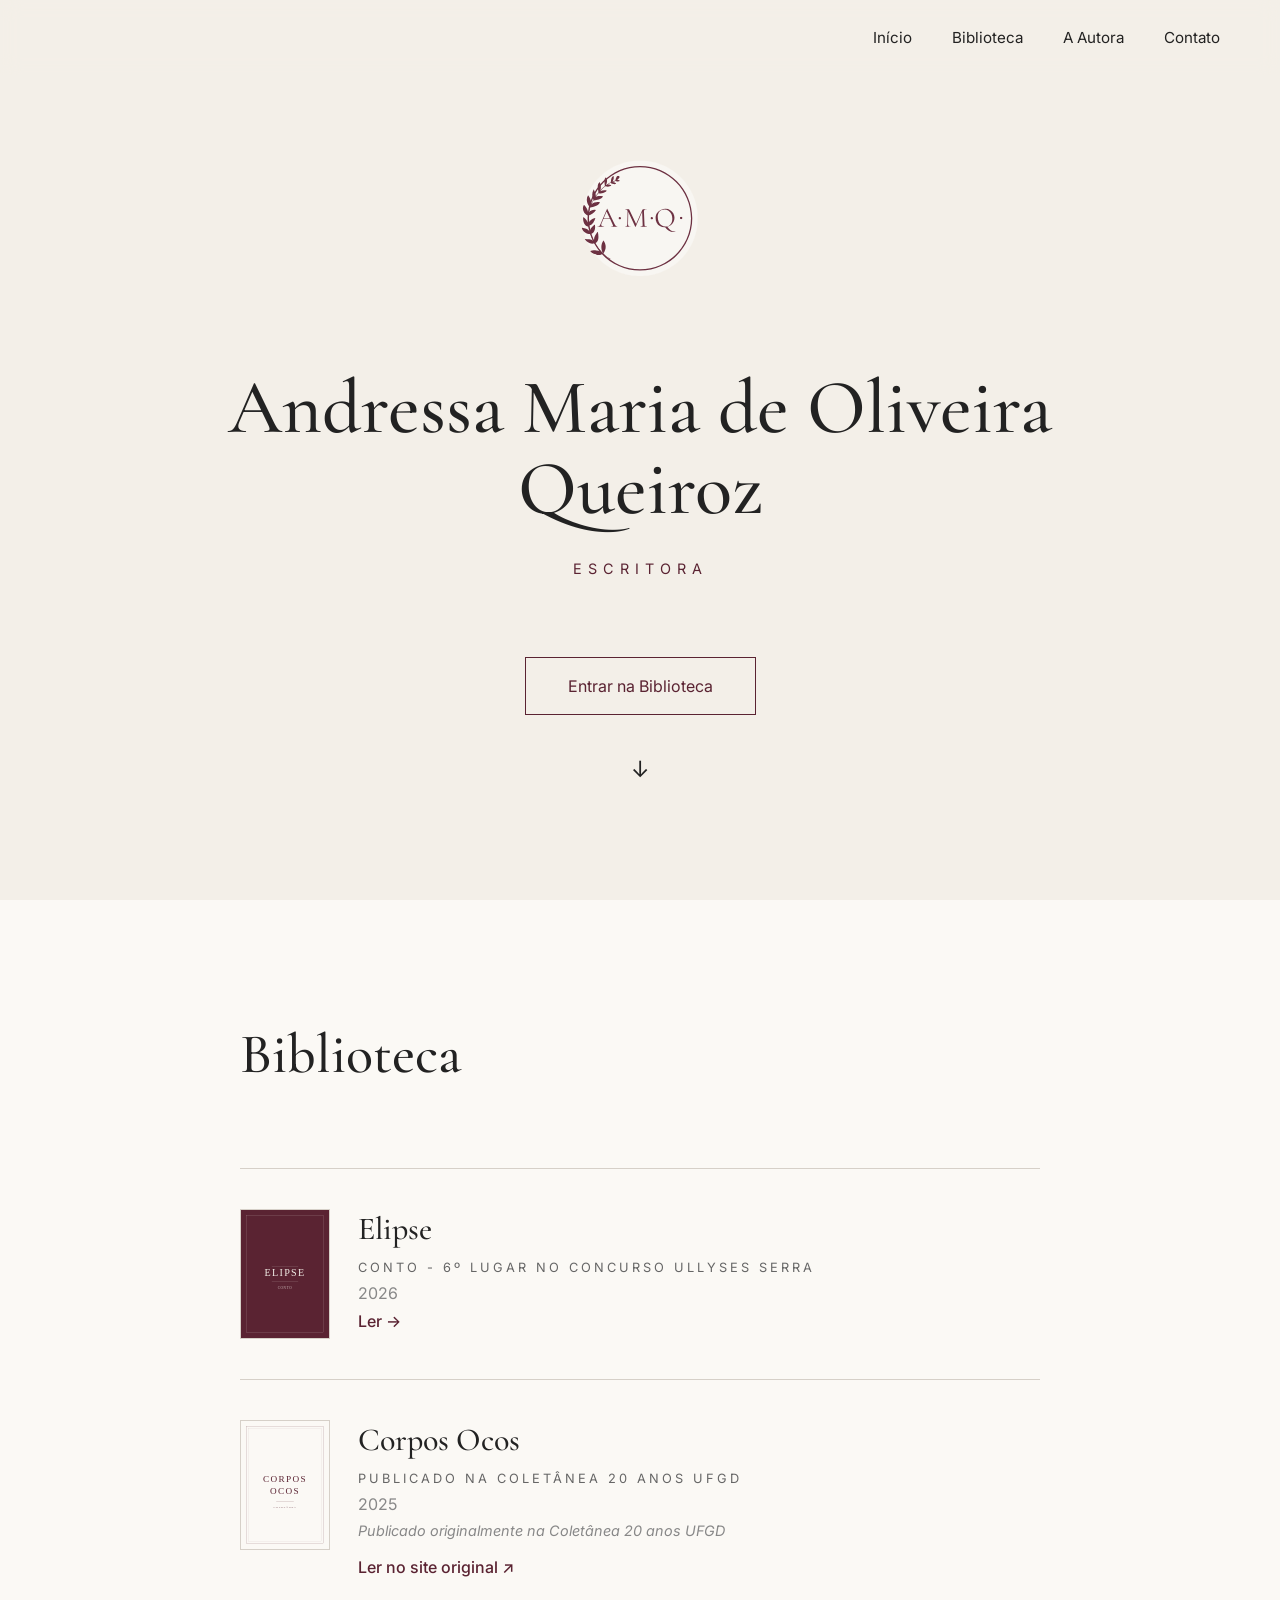
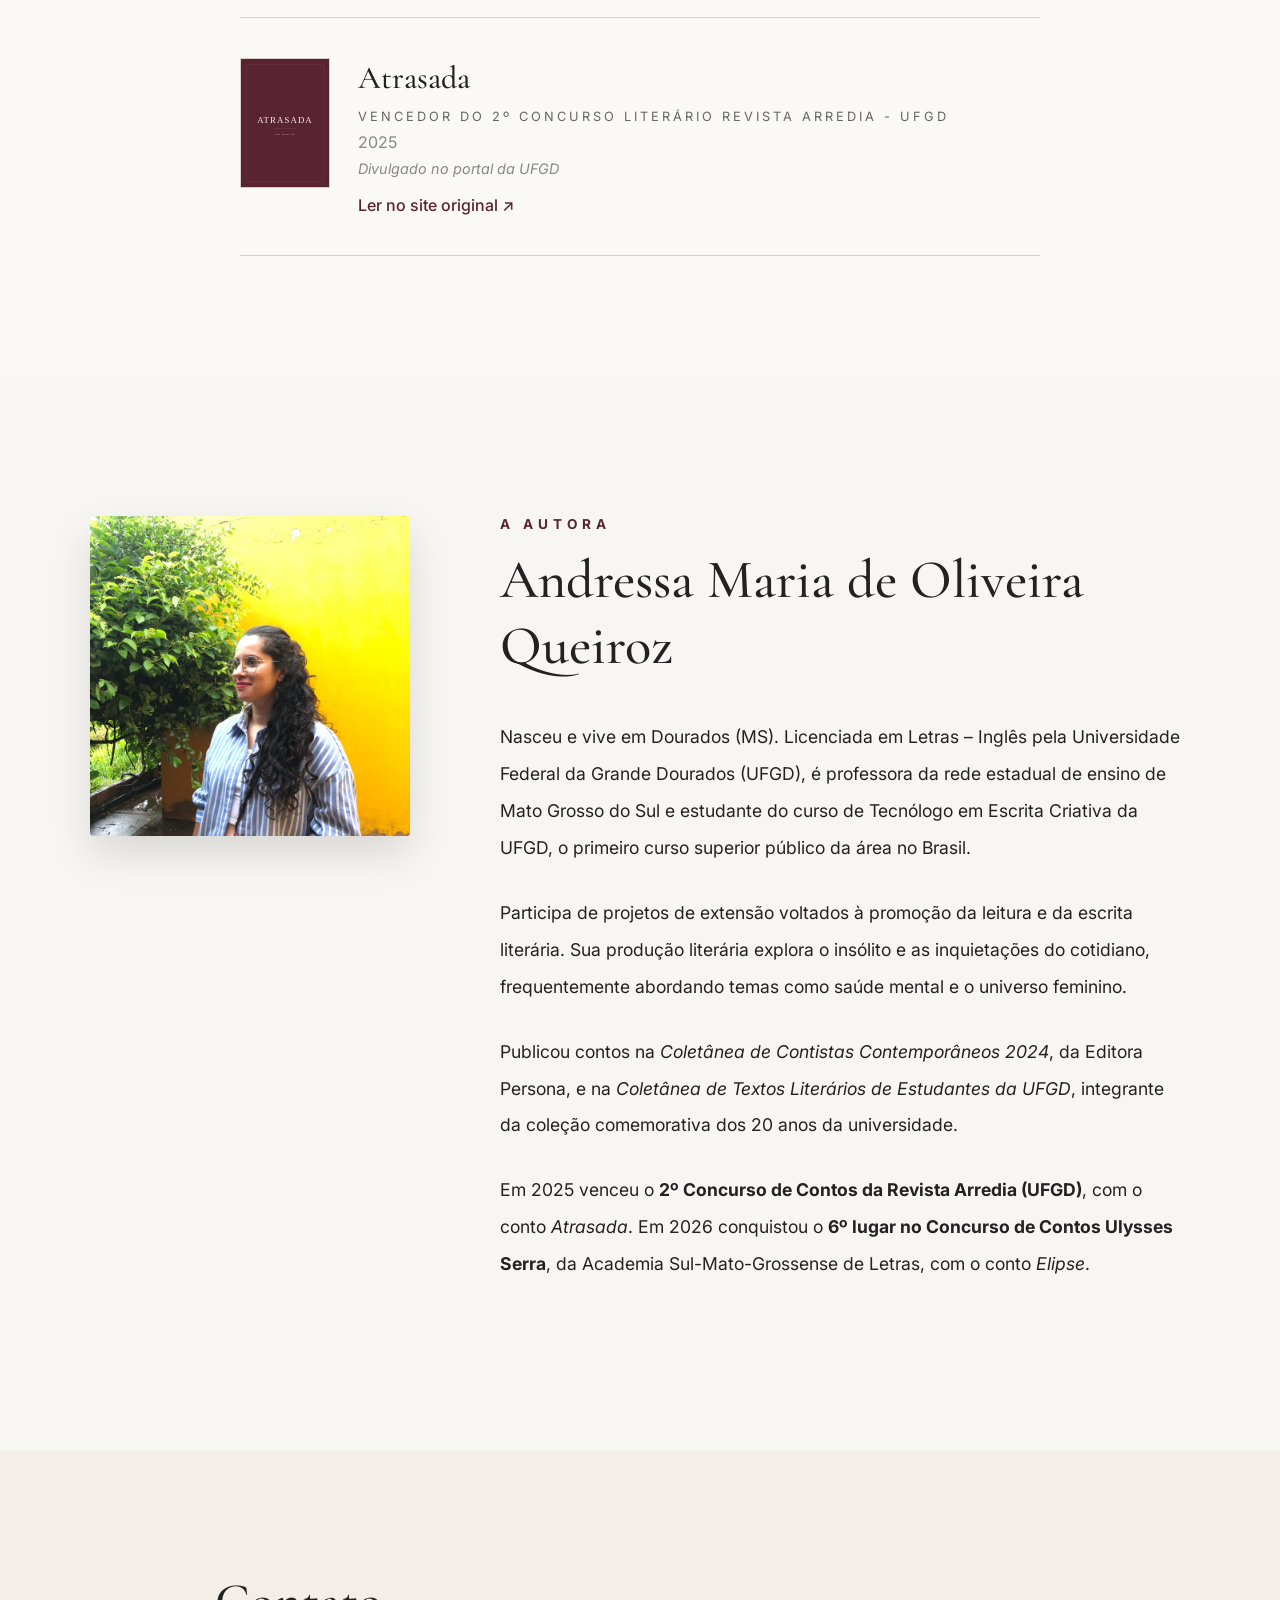
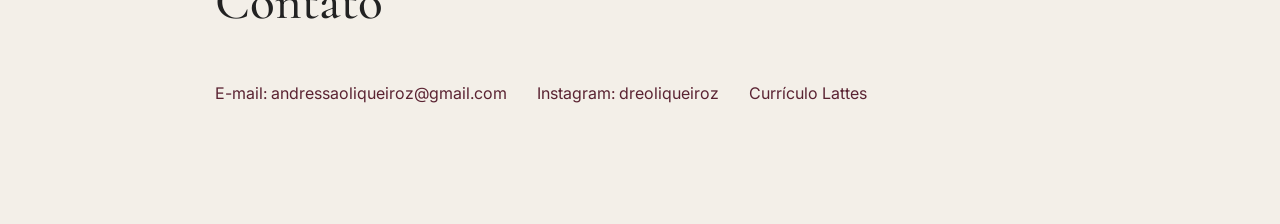
<file: index.html>
<!DOCTYPE html>
<html lang="pt-BR">

<head>

    <meta charset="UTF-8">
    <meta name="viewport" content="width=device-width, initial-scale=1.0">
    <meta name="description" content="Contos de Andressa Maria de Oliveira Queiroz, escritora.">

    <title>Andressa Maria de Oliveira Queiroz</title>

    <link rel="stylesheet" href="css/style.css">

    <!-- Google Fonts -->
<link rel="preconnect" href="https://fonts.googleapis.com">
<link rel="preconnect" href="https://fonts.gstatic.com" crossorigin>
<link href="https://fonts.googleapis.com/css2?family=Cormorant+Garamond:wght@400;500;600&family=Inter:wght@300;400;500&display=swap" rel="stylesheet">

</head>

<body>
<nav>

    <a href="#">Início</a>

    <a href="#biblioteca">Biblioteca</a>

    <a href="#sobre">A Autora</a>

    <a href="#contato">Contato</a>

</nav>
<section class="hero">

    <img src="img/monograma.svg" alt="Monograma AMQ" class="monograma">

    <h1>
        Andressa Maria de Oliveira Queiroz
    </h1>

    <p class="cargo">
        Escritora
    </p>

    <a href="#biblioteca" class="botao">
        Entrar na Biblioteca
    </a>

    <div class="seta">
        ↓
    </div>

</section>

<section id="biblioteca">
<div class="conteudo-biblioteca">

    <h2>Biblioteca</h2>

    <div class="conto">

        <a href="contos/elipse.html">
            <img src="img/capas/elipse.svg" alt="Capa de Elipse" class="capa">
        </a>

        <div class="conto-info">

            <h3>Elipse</h3>

            <p class="tipo">Conto - 6º lugar no Concurso Ullyses Serra</p>

            <p class="ano">2026</p>

            <a href="contos/elipse.html">
                Ler →
            </a>

        </div>

    </div>

    <div class="conto">

        <a href="https://omp.ufgd.edu.br/livrosabertos/catalog/book/411" target="_blank" rel="noopener noreferrer">
            <img src="img/capas/corpos-ocos.svg" alt="Capa da Coletânea 20 anos UFGD" class="capa">
        </a>

        <div class="conto-info">

            <h3>Corpos Ocos</h3>

            <p class="tipo">Publicado na Coletânea 20 anos UFGD</p>

            <p class="ano">2025</p>

            <p class="publicado-em">Publicado originalmente na Coletânea 20 anos UFGD</p>

            <a href="https://omp.ufgd.edu.br/livrosabertos/catalog/book/411" target="_blank" rel="noopener noreferrer">
                Ler no site original ↗
            </a>

        </div>

    </div>

    <div class="conto">

        <a href="https://ojs.ufgd.edu.br/arredia/issue/view/688" target="_blank" rel="noopener noreferrer">
            <img src="img/capas/atrasada.svg" alt="Capa da Revista Arredia" class="capa">
        </a>

        <div class="conto-info">

            <h3>Atrasada</h3>

            <p class="tipo">Vencedor do 2º Concurso Literário Revista Arredia - UFGD</p>

            <p class="ano">2025</p>

            <p class="publicado-em">Divulgado no portal da UFGD</p>

            <a href="https://ojs.ufgd.edu.br/arredia/issue/view/688" target="_blank" rel="noopener noreferrer">
                Ler no site original ↗
            </a>

        </div>

    </div>

</div>
</section>

<section id="sobre">

    <div class="sobre-container">

        <div class="sobre-foto">

            <img src="img/autora.jpg"
                 alt="Andressa Maria de Oliveira Queiroz">

        </div>

        <div class="sobre-texto">

            <h2>A Autora</h2>

            <h3>Andressa Maria de Oliveira Queiroz</h3>

            <p>
                Nasceu e vive em Dourados (MS). Licenciada em Letras – Inglês pela Universidade Federal da Grande Dourados (UFGD), é professora da rede estadual de ensino de Mato Grosso do Sul e estudante do curso de Tecnólogo em Escrita Criativa da UFGD, o primeiro curso superior público da área no Brasil.
            </p>

            <p>
                Participa de projetos de extensão voltados à promoção da leitura e da escrita literária. Sua produção literária explora o insólito e as inquietações do cotidiano, frequentemente abordando temas como saúde mental e o universo feminino.
            </p>

            <p>
                Publicou contos na <em>Coletânea de Contistas Contemporâneos 2024</em>, da Editora Persona, e na <em>Coletânea de Textos Literários de Estudantes da UFGD</em>, integrante da coleção comemorativa dos 20 anos da universidade.
            </p>

            <p>
                Em 2025 venceu o <strong>2º Concurso de Contos da Revista Arredia (UFGD)</strong>, com o conto <em>Atrasada</em>. Em 2026 conquistou o <strong>6º lugar no Concurso de Contos Ulysses Serra</strong>, da Academia Sul-Mato-Grossense de Letras, com o conto <em>Elipse</em>.
            </p>

        </div>

    </div>

</section>

<section id="contato">

    <div class="conteudo">

        <h2>Contato</h2>

        <div class="links-contato">

            <a href="mailto:andressaoliqueiroz@gmail.com">
                E-mail: andressaoliqueiroz@gmail.com
            </a>

            <a href="https://instagram.com/dreoliqueiroz" target="_blank">
                Instagram: dreoliqueiroz
            </a>

            <a href=" http://lattes.cnpq.br/6329573213910267" target="_blank">
                Currículo Lattes
            </a>

        </div>

    </div>

</section>

<script src="js/script.js"></script>

</body>

</html>
</file>
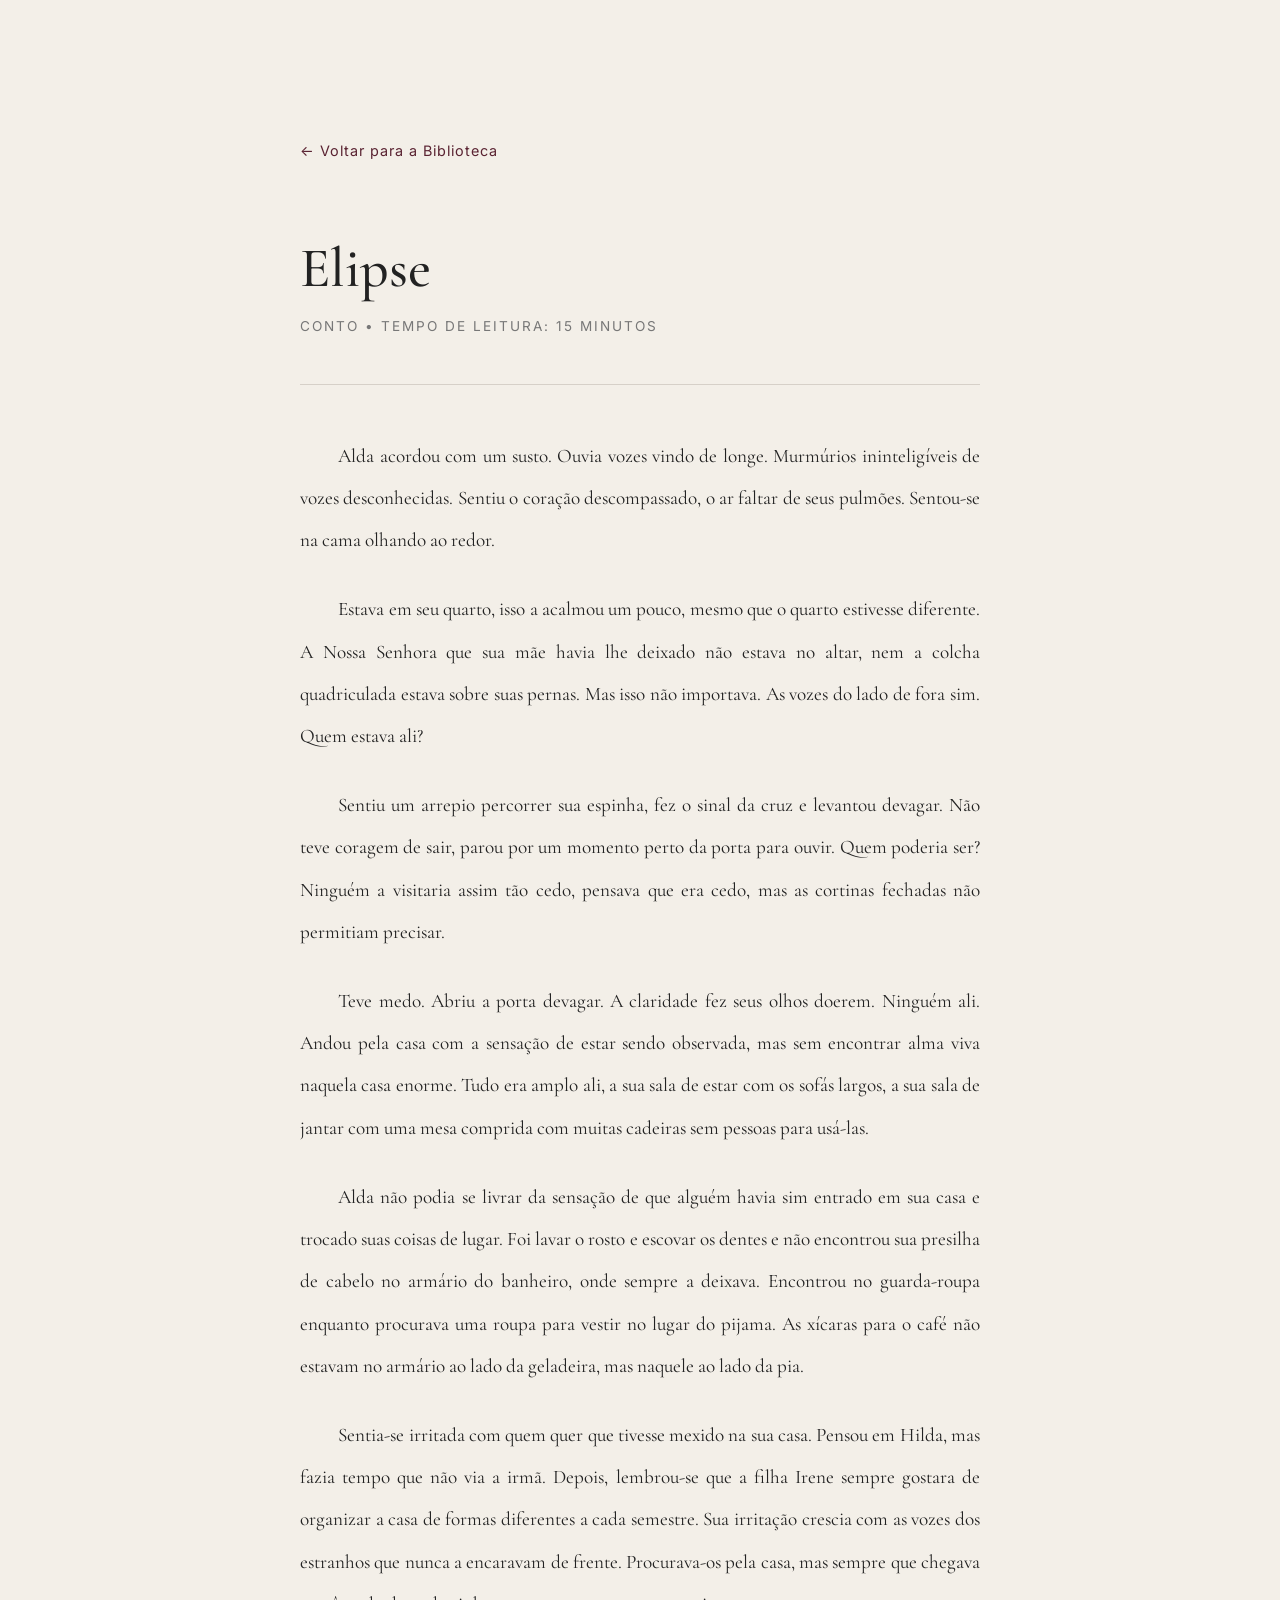
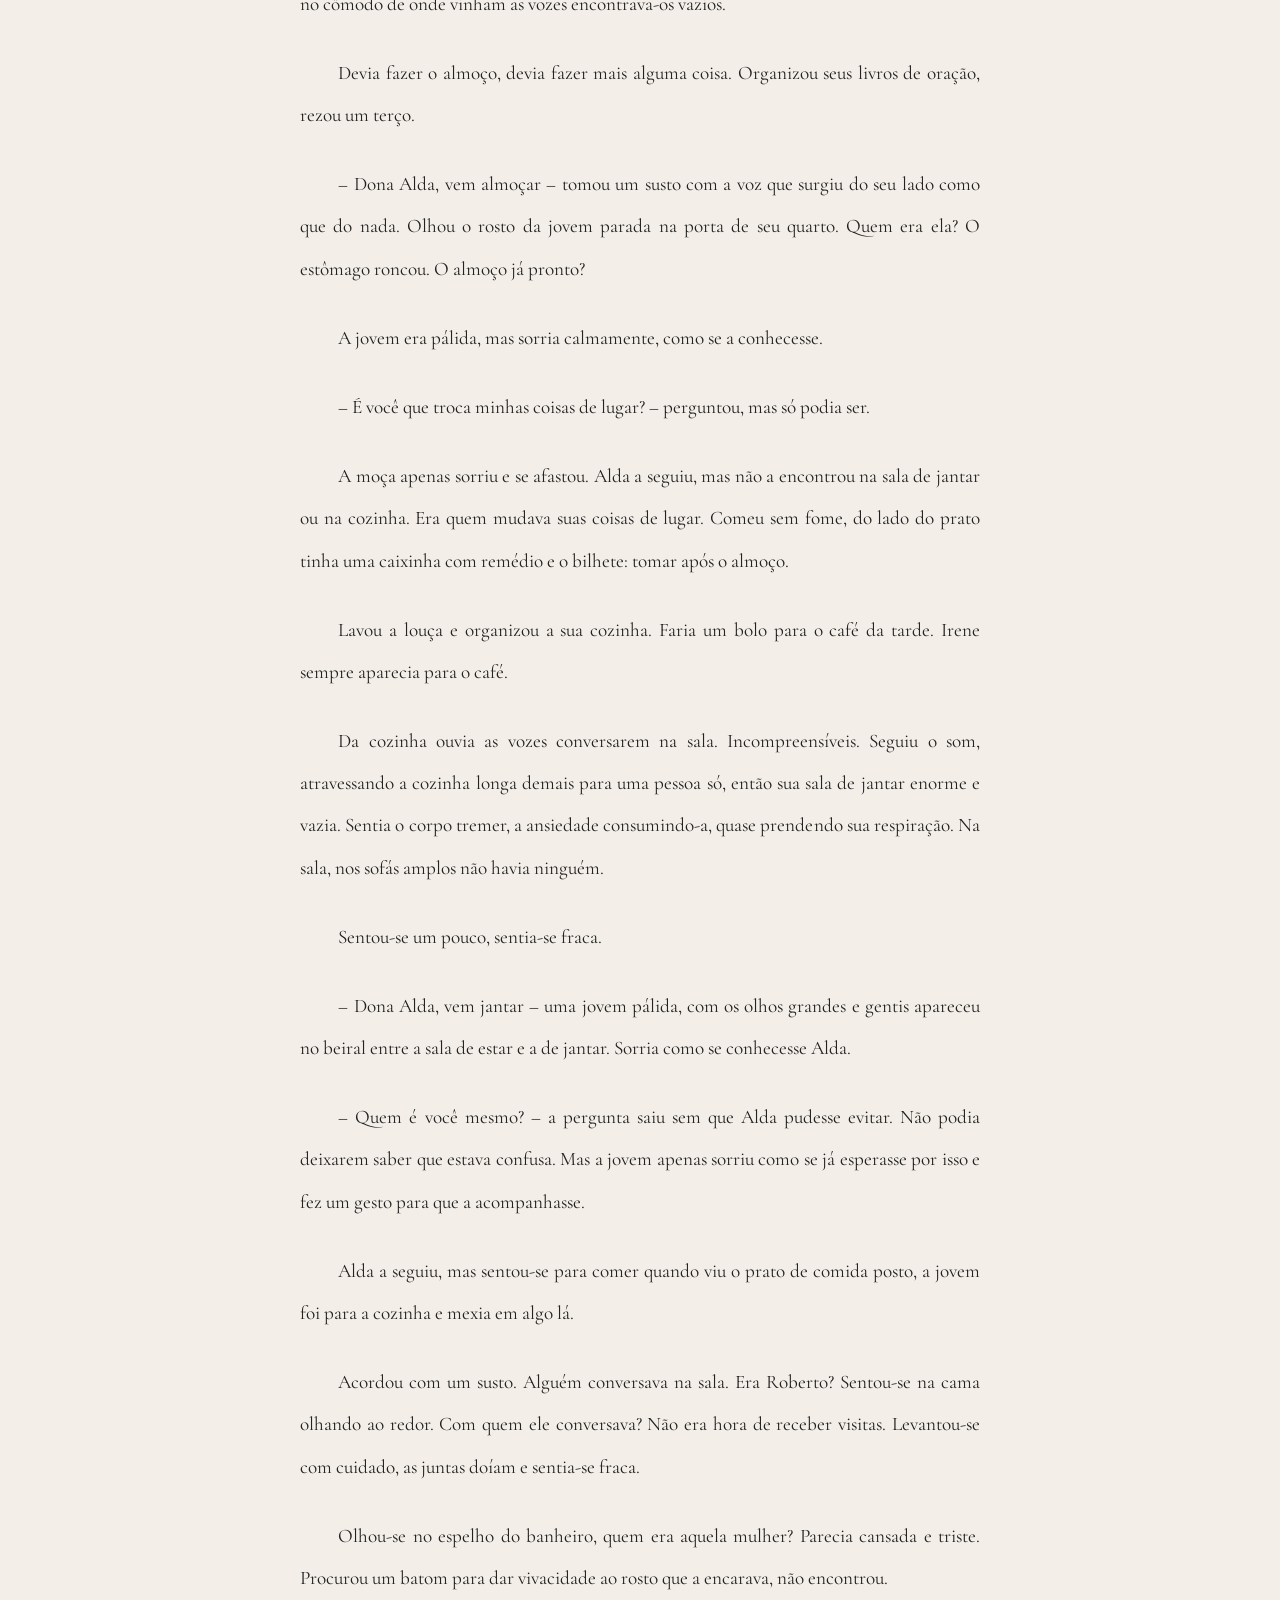
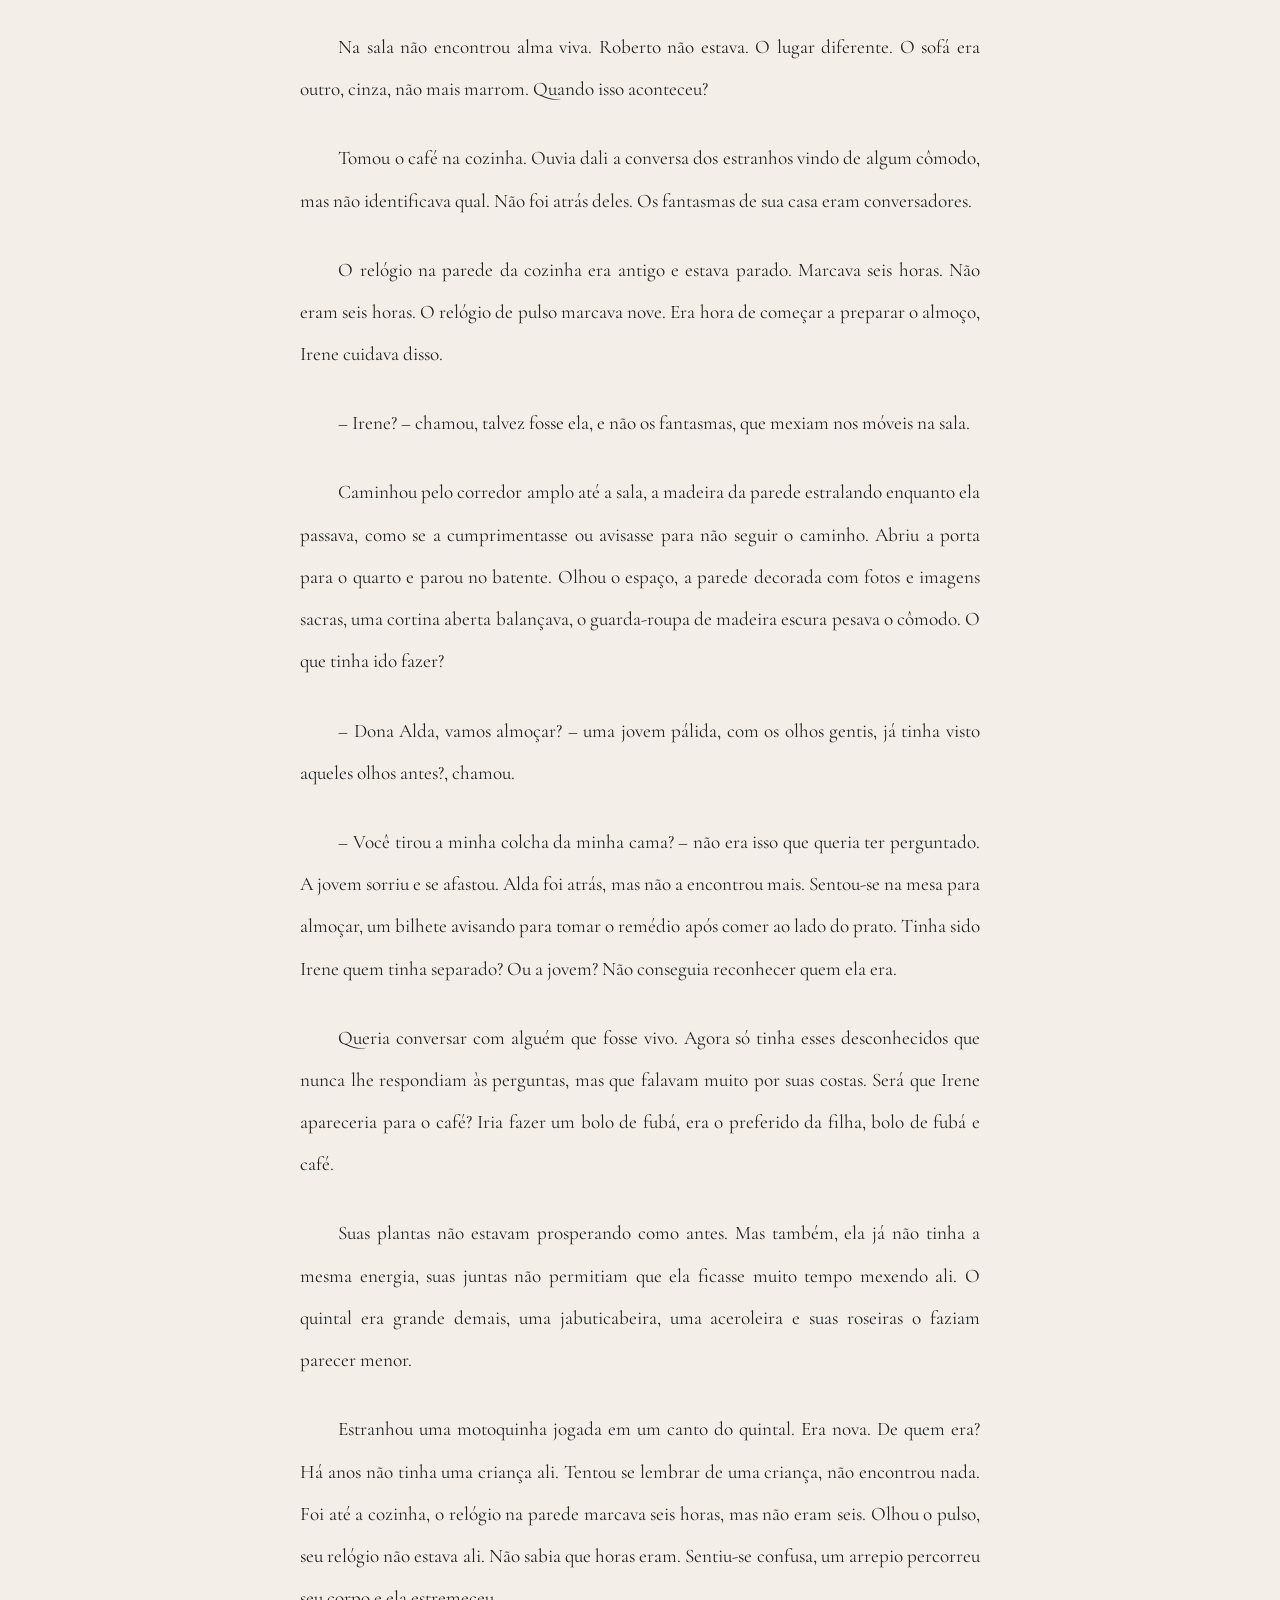
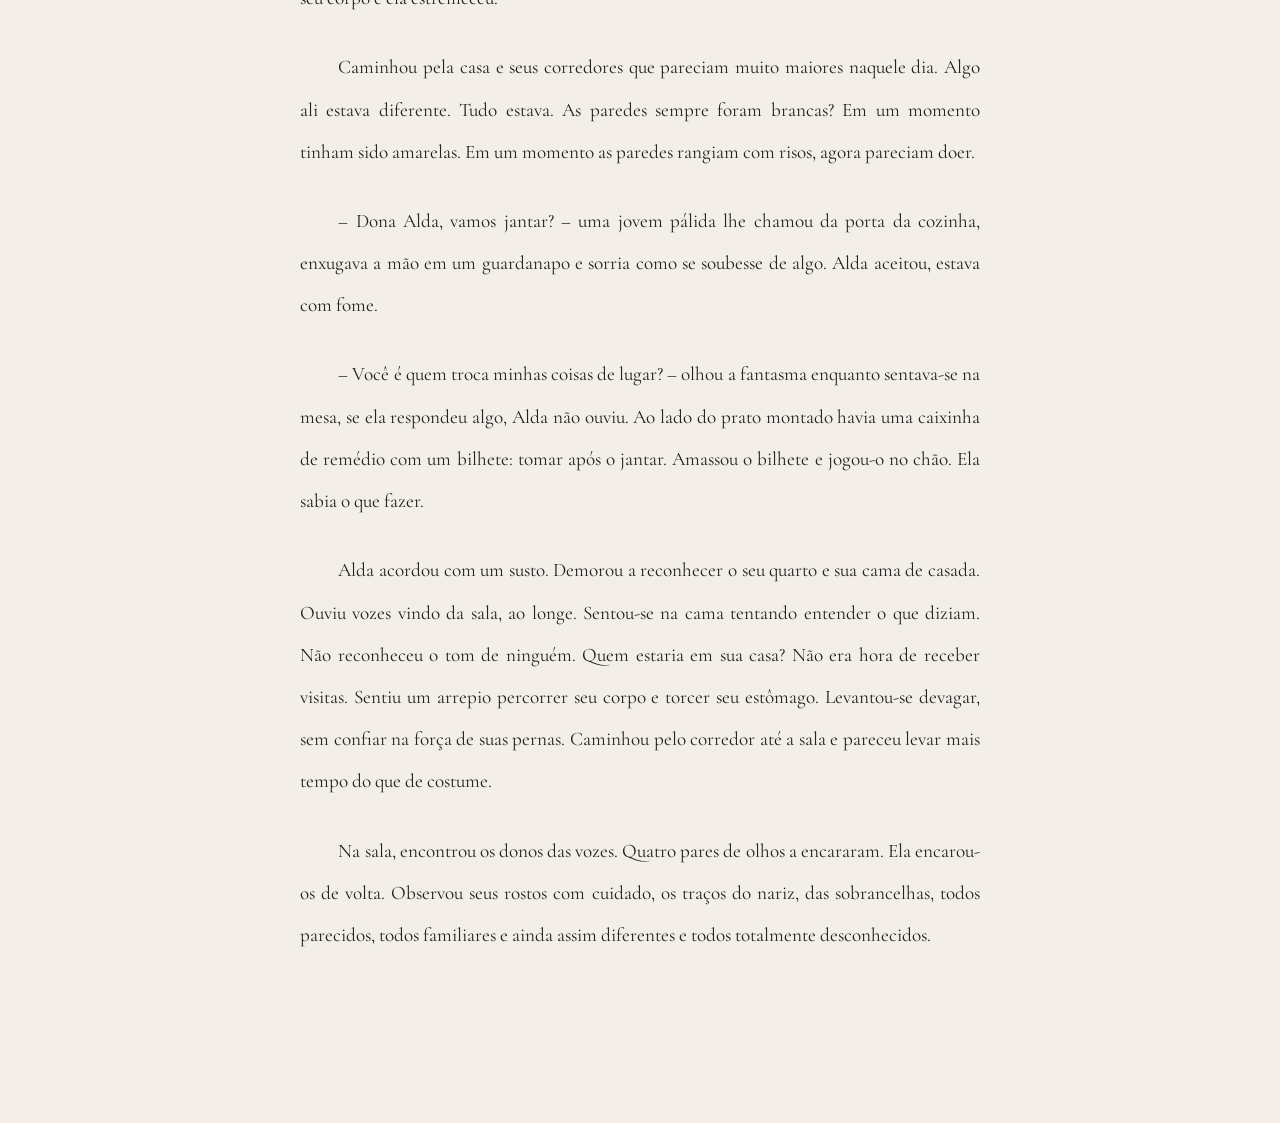
<file: contos/elipse.html>
<!DOCTYPE html>
<html lang="pt-BR">

<head>

    <meta charset="UTF-8">
    <meta name="viewport" content="width=device-width, initial-scale=1.0">
    <meta name="description" content="Elipse — conto de Andressa Maria de Oliveira Queiroz.">

    <title>Elipse | Andressa Maria de Oliveira Queiroz</title>

    <link rel="stylesheet" href="../css/style.css">

    <link rel="preconnect" href="https://fonts.googleapis.com">
    <link rel="preconnect" href="https://fonts.gstatic.com" crossorigin>
    <link href="https://fonts.googleapis.com/css2?family=Cormorant+Garamond:wght@400;500;600&family=Inter:wght@300;400;500&display=swap" rel="stylesheet">

</head>

<body>

<section class="pagina-conto">

    <a href="../index.html" class="voltar">← Voltar para a Biblioteca</a>

    <h1>Elipse</h1>

    <p class="dados">Conto • Tempo de leitura: 15 minutos</p>

    <hr>

    <article>

        <p>Alda acordou com um susto. Ouvia vozes vindo de longe. Murmúrios ininteligíveis de vozes desconhecidas. Sentiu o coração descompassado, o ar faltar de seus pulmões. Sentou-se na cama olhando ao redor.</p>

        <p>Estava em seu quarto, isso a acalmou um pouco, mesmo que o quarto estivesse diferente. A Nossa Senhora que sua mãe havia lhe deixado não estava no altar, nem a colcha quadriculada estava sobre suas pernas. Mas isso não importava. As vozes do lado de fora sim. Quem estava ali?</p>

        <p>Sentiu um arrepio percorrer sua espinha, fez o sinal da cruz e levantou devagar. Não teve coragem de sair, parou por um momento perto da porta para ouvir. Quem poderia ser? Ninguém a visitaria assim tão cedo, pensava que era cedo, mas as cortinas fechadas não permitiam precisar.</p>

        <p>Teve medo. Abriu a porta devagar. A claridade fez seus olhos doerem. Ninguém ali. Andou pela casa com a sensação de estar sendo observada, mas sem encontrar alma viva naquela casa enorme. Tudo era amplo ali, a sua sala de estar com os sofás largos, a sua sala de jantar com uma mesa comprida com muitas cadeiras sem pessoas para usá-las.</p>

        <p>Alda não podia se livrar da sensação de que alguém havia sim entrado em sua casa e trocado suas coisas de lugar. Foi lavar o rosto e escovar os dentes e não encontrou sua presilha de cabelo no armário do banheiro, onde sempre a deixava. Encontrou no guarda-roupa enquanto procurava uma roupa para vestir no lugar do pijama. As xícaras para o café não estavam no armário ao lado da geladeira, mas naquele ao lado da pia.</p>

        <p>Sentia-se irritada com quem quer que tivesse mexido na sua casa. Pensou em Hilda, mas fazia tempo que não via a irmã. Depois, lembrou-se que a filha Irene sempre gostara de organizar a casa de formas diferentes a cada semestre. Sua irritação crescia com as vozes dos estranhos que nunca a encaravam de frente. Procurava-os pela casa, mas sempre que chegava no cômodo de onde vinham as vozes encontrava-os vazios.</p>

        <p>Devia fazer o almoço, devia fazer mais alguma coisa. Organizou seus livros de oração, rezou um terço.</p>

        <p>– Dona Alda, vem almoçar – tomou um susto com a voz que surgiu do seu lado como que do nada. Olhou o rosto da jovem parada na porta de seu quarto. Quem era ela? O estômago roncou. O almoço já pronto?</p>

        <p>A jovem era pálida, mas sorria calmamente, como se a conhecesse.</p>

        <p>– É você que troca minhas coisas de lugar? – perguntou, mas só podia ser.</p>

        <p>A moça apenas sorriu e se afastou. Alda a seguiu, mas não a encontrou na sala de jantar ou na cozinha. Era quem mudava suas coisas de lugar. Comeu sem fome, do lado do prato tinha uma caixinha com remédio e o bilhete: tomar após o almoço.</p>

        <p>Lavou a louça e organizou a sua cozinha. Faria um bolo para o café da tarde. Irene sempre aparecia para o café.</p>

        <p>Da cozinha ouvia as vozes conversarem na sala. Incompreensíveis. Seguiu o som, atravessando a cozinha longa demais para uma pessoa só, então sua sala de jantar enorme e vazia. Sentia o corpo tremer, a ansiedade consumindo-a, quase prendendo sua respiração. Na sala, nos sofás amplos não havia ninguém.</p>

        <p>Sentou-se um pouco, sentia-se fraca.</p>

        <p>– Dona Alda, vem jantar – uma jovem pálida, com os olhos grandes e gentis apareceu no beiral entre a sala de estar e a de jantar. Sorria como se conhecesse Alda.</p>

        <p>– Quem é você mesmo? – a pergunta saiu sem que Alda pudesse evitar. Não podia deixarem saber que estava confusa. Mas a jovem apenas sorriu como se já esperasse por isso e fez um gesto para que a acompanhasse.</p>

        <p>Alda a seguiu, mas sentou-se para comer quando viu o prato de comida posto, a jovem foi para a cozinha e mexia em algo lá.</p>

        <p>Acordou com um susto. Alguém conversava na sala. Era Roberto? Sentou-se na cama olhando ao redor. Com quem ele conversava? Não era hora de receber visitas. Levantou-se com cuidado, as juntas doíam e sentia-se fraca.</p>

        <p>Olhou-se no espelho do banheiro, quem era aquela mulher? Parecia cansada e triste. Procurou um batom para dar vivacidade ao rosto que a encarava, não encontrou.</p>

        <p>Na sala não encontrou alma viva. Roberto não estava. O lugar diferente. O sofá era outro, cinza, não mais marrom. Quando isso aconteceu?</p>

        <p>Tomou o café na cozinha. Ouvia dali a conversa dos estranhos vindo de algum cômodo, mas não identificava qual. Não foi atrás deles. Os fantasmas de sua casa eram conversadores.</p>

        <p>O relógio na parede da cozinha era antigo e estava parado. Marcava seis horas. Não eram seis horas. O relógio de pulso marcava nove. Era hora de começar a preparar o almoço, Irene cuidava disso.</p>

        <p>– Irene? – chamou, talvez fosse ela, e não os fantasmas, que mexiam nos móveis na sala.</p>

        <p>Caminhou pelo corredor amplo até a sala, a madeira da parede estralando enquanto ela passava, como se a cumprimentasse ou avisasse para não seguir o caminho. Abriu a porta para o quarto e parou no batente. Olhou o espaço, a parede decorada com fotos e imagens sacras, uma cortina aberta balançava, o guarda-roupa de madeira escura pesava o cômodo. O que tinha ido fazer?</p>

        <p>– Dona Alda, vamos almoçar? – uma jovem pálida, com os olhos gentis, já tinha visto aqueles olhos antes?, chamou.</p>

        <p>– Você tirou a minha colcha da minha cama? – não era isso que queria ter perguntado. A jovem sorriu e se afastou. Alda foi atrás, mas não a encontrou mais. Sentou-se na mesa para almoçar, um bilhete avisando para tomar o remédio após comer ao lado do prato. Tinha sido Irene quem tinha separado? Ou a jovem? Não conseguia reconhecer quem ela era.</p>

        <p>Queria conversar com alguém que fosse vivo. Agora só tinha esses desconhecidos que nunca lhe respondiam às perguntas, mas que falavam muito por suas costas. Será que Irene apareceria para o café? Iria fazer um bolo de fubá, era o preferido da filha, bolo de fubá e café.</p>

        <p>Suas plantas não estavam prosperando como antes. Mas também, ela já não tinha a mesma energia, suas juntas não permitiam que ela ficasse muito tempo mexendo ali. O quintal era grande demais, uma jabuticabeira, uma aceroleira e suas roseiras o faziam parecer menor.</p>

        <p>Estranhou uma motoquinha jogada em um canto do quintal. Era nova. De quem era? Há anos não tinha uma criança ali. Tentou se lembrar de uma criança, não encontrou nada. Foi até a cozinha, o relógio na parede marcava seis horas, mas não eram seis. Olhou o pulso, seu relógio não estava ali. Não sabia que horas eram. Sentiu-se confusa, um arrepio percorreu seu corpo e ela estremeceu.</p>

        <p>Caminhou pela casa e seus corredores que pareciam muito maiores naquele dia. Algo ali estava diferente. Tudo estava. As paredes sempre foram brancas? Em um momento tinham sido amarelas. Em um momento as paredes rangiam com risos, agora pareciam doer.</p>

        <p>– Dona Alda, vamos jantar? – uma jovem pálida lhe chamou da porta da cozinha, enxugava a mão em um guardanapo e sorria como se soubesse de algo. Alda aceitou, estava com fome.</p>

        <p>– Você é quem troca minhas coisas de lugar? – olhou a fantasma enquanto sentava-se na mesa, se ela respondeu algo, Alda não ouviu. Ao lado do prato montado havia uma caixinha de remédio com um bilhete: tomar após o jantar. Amassou o bilhete e jogou-o no chão. Ela sabia o que fazer.</p>

        <p>Alda acordou com um susto. Demorou a reconhecer o seu quarto e sua cama de casada. Ouviu vozes vindo da sala, ao longe. Sentou-se na cama tentando entender o que diziam. Não reconheceu o tom de ninguém. Quem estaria em sua casa? Não era hora de receber visitas. Sentiu um arrepio percorrer seu corpo e torcer seu estômago. Levantou-se devagar, sem confiar na força de suas pernas. Caminhou pelo corredor até a sala e pareceu levar mais tempo do que de costume.</p>

        <p>Na sala, encontrou os donos das vozes. Quatro pares de olhos a encararam. Ela encarou-os de volta. Observou seus rostos com cuidado, os traços do nariz, das sobrancelhas, todos parecidos, todos familiares e ainda assim diferentes e todos totalmente desconhecidos.</p>

    </article>

</section>

<script src="../js/script.js"></script>

</body>

</html>
</file>
<file: css/style.css>
/* RESET */

*{
    margin:0;
    padding:0;
    box-sizing:border-box;
}

/* CORES DO PROJETO */

:root{

    --fundo:#F3EFE8;

    --texto:#222222;

    --bordo:#5A2332;

    --linha:#D6D0C8;

}

/* GERAL */

html{

    scroll-behavior:smooth;

}

body{

    background:var(--fundo);

    color:var(--texto);

    font-family:'Inter',sans-serif;

}

/* HERO */

.hero{

    height:100vh;

    display:flex;

    flex-direction:column;

    justify-content:center;

    align-items:center;

    text-align:center;

    padding:40px;

}

.monograma{

    width:200px;

    height:auto;

    margin-bottom:50px;

}


h1{

    font-family:'Cormorant Garamond',serif;

    font-size:4.8rem;

    font-weight:500;

    max-width:900px;

    line-height:1.05;

}

.cargo{

    color:var(--bordo);

    margin-top:30px;

    letter-spacing:6px;

    text-transform:uppercase;

    font-size:.9rem;

}

.botao{

    margin-top:80px;

    text-decoration:none;

    border:1px solid var(--bordo);

    color:var(--bordo);

    padding:18px 42px;

    transition:.35s;

}

.botao:hover{

    background:var(--bordo);

    color:white;

}

.seta{

    margin-top:40px;

    font-size:1.4rem;

    animation:flutuar 2s infinite;

}

@keyframes flutuar{

    50%{

        transform:translateY(8px);

    }

}

/* BIBLIOTECA */

#biblioteca{

    min-height:100vh;

    padding:120px 20px;

    background:#FBF9F5;
}

.conteudo-biblioteca{

    max-width:800px;

    margin:0 auto;

}

.conteudo-biblioteca h2{

    font-family:"Cormorant Garamond",serif;

    font-size:3.5rem;

    margin-bottom:80px;

    font-weight:500;

}

.conto{

    padding:40px 0;

    border-top:1px solid var(--linha);

    transition:.35s;

    display:flex;

    gap:28px;

    align-items:flex-start;

}

.capa{

    width:90px;

    height:130px;

    object-fit:cover;

    border:1px solid var(--linha);

    flex-shrink:0;

    background:#EAE5DB;

    display:block;

    transition:.3s;

}

.conto-info{

    flex:1;

}

.conto:last-child{

    border-bottom:1px solid var(--linha);

}

.conto h3{

    font-family:"Cormorant Garamond",serif;

    font-size:2rem;

    font-weight:500;

    margin-bottom:12px;

}

.tipo{

    text-transform:uppercase;

    letter-spacing:3px;

    font-size:.8rem;

    color:#666;

    margin-bottom:8px;

}

.ano{

    color:#888;

    margin-bottom:8px;

}

.publicado-em{

    font-style:italic;

    color:#888;

    font-size:.9rem;

    margin-bottom:18px;

}

.conto a{

    text-decoration:none;

    color:var(--bordo);

    font-weight:500;

    transition:.25s;

}

.conto a:hover{

    text-decoration:underline;

    padding-left:18px;

}

/* PÁGINA DO CONTO */

.pagina-conto{

    max-width:760px;

    margin:100px auto;

    padding:40px;

}

.voltar{

    display:inline-block;

    margin-bottom:20px;

    text-decoration:none;

    color:var(--bordo);

    font-size:.9rem;

    letter-spacing:1px;

}

.voltar:hover{

    text-decoration:underline;

}

.pagina-conto h1{

    margin-top:60px;

    font-size:3.5rem;

    font-family:"Cormorant Garamond",serif;

    font-weight:500;

}

.dados{

    margin:20px 0 50px;

    letter-spacing:2px;

    text-transform:uppercase;

    font-size:.85rem;

    color:#777;

}

.pagina-conto hr{

    border:none;

    border-top:1px solid var(--linha);

    margin-bottom:50px;

}

article{

    font-size:1.2rem;

    line-height:2.2;

    font-family:"Cormorant Garamond",serif;

}

article p{

    margin-bottom:1.4em;

    text-indent:2em;

    text-align:justify;

    hyphens:auto;

}

/* RESPONSIVO */

@media (max-width:600px){

    nav{
        padding:18px 20px;
        gap:18px;
        justify-content:center;
        flex-wrap:wrap;
    }

    nav a{
        font-size:.8rem;
    }

    .monograma{
        width:130px;
    }

    h1{
        font-size:2.6rem;
    }

    .pagina-conto{
        margin:60px auto;
        padding:24px;
    }

    .pagina-conto h1{
        font-size:2.2rem;
        margin-top:30px;
    }

    .conteudo-biblioteca h2{
        font-size:2.4rem;
    }

    #biblioteca{
        padding:80px 20px;
    }

    .conto{
        flex-direction:column;
    }

    .capa{
        width:110px;
        height:160px;
    }

    article{
        font-size:1.1rem;
        line-height:1.9;
    }

    #sobre{
        padding:80px 20px;
    }

    .sobre-container{
        grid-template-columns:1fr;
        gap:40px;
    }

    .sobre-foto{
        position:static;
        max-width:220px;
        margin:0 auto;
    }

    .sobre-texto h2{
        font-size:.75rem;
    }

    .sobre-texto h3{
        font-size:2.2rem;
        margin-bottom:24px;
    }

    .sobre-texto p{
        font-size:1rem;
        line-height:1.8;
    }

    #contato{
        padding:80px 20px;
    }

    .conteudo h2{
        font-size:2.4rem;
    }

    .links-contato{
        flex-direction:column;
        gap:16px;
    }
}
/* MENU */

nav{

    position:fixed;

    top:0;

    width:100%;

    padding:28px 60px;

    display:flex;

    justify-content:flex-end;

    gap:40px;

    background:rgba(243,239,232,.92);

    backdrop-filter:blur(10px);

    z-index:1000;

}

nav a{

    color:var(--texto);

    text-decoration:none;

    font-size:.95rem;

    transition:.3s;

}

nav a:hover{

    color:var(--bordo);

}
/* SEÇÕES */

#sobre,
#contato{

    padding:120px 20px;

    background:var(--fundo);

}

.conteudo{

    max-width:850px;

    margin:auto;

}

.conteudo h2{

    font-family:"Cormorant Garamond",serif;

    font-size:3.2rem;

    font-weight:500;

    margin-bottom:50px;

}

.conteudo p{

    font-family:"Cormorant Garamond",serif;

    font-size:1.4rem;

    line-height:2;

    margin-bottom:30px;

}

.links-contato{

    margin-top:50px;

    display:flex;

    gap:30px;

    flex-wrap:wrap;

}

.links-contato a{

    color:var(--bordo);

    text-decoration:none;

    border-bottom:1px solid transparent;

    transition:.3s;

}

.links-contato a:hover{

    border-color:var(--bordo);

}
/*==========================
A AUTORA
==========================*/

#sobre{

    background:#F8F6F2;

    padding:140px 40px;

}

.sobre-container{

    max-width:1100px;

    margin:auto;

    display:grid;

    grid-template-columns:320px 1fr;

    gap:90px;

    align-items:start;

}

.sobre-foto{

    position:sticky;

    top:120px;

}

.sobre-foto img{

    width:100%;

    display:block;

    border-radius:3px;

    box-shadow:0 18px 40px rgba(0,0,0,.12);

}

.sobre-texto h2{

    color:var(--bordo);

    text-transform:uppercase;

    letter-spacing:5px;

    font-size:.85rem;

    margin-bottom:15px;

}

.sobre-texto h3{

    font-family:"Cormorant Garamond", serif;

    font-size:3.4rem;

    font-weight:500;

    margin-bottom:40px;

}

.sobre-texto p{

    font-size:1.1rem;

    line-height:2.1;

    margin-bottom:28px;

    max-width:680px;

}
#biblioteca,
#sobre,
#contato{

    scroll-margin-top:80px;
}
</file>
